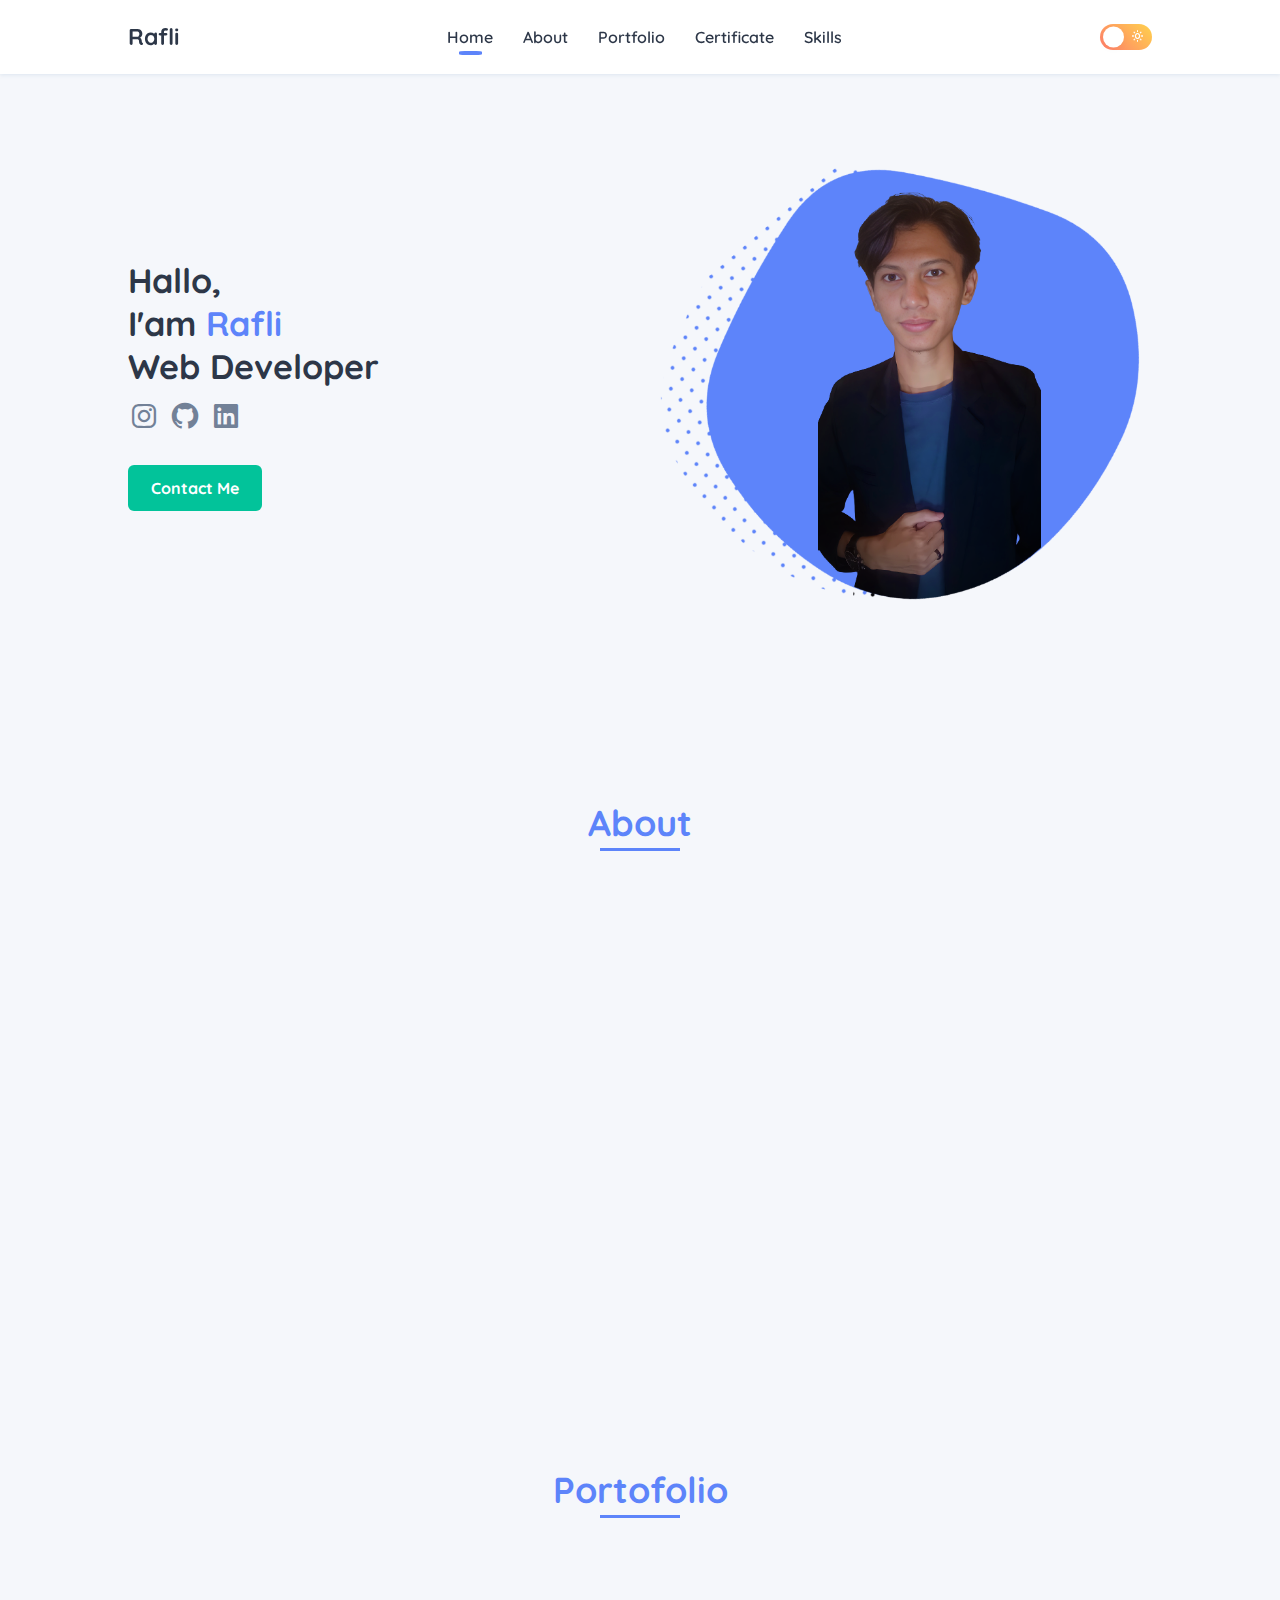
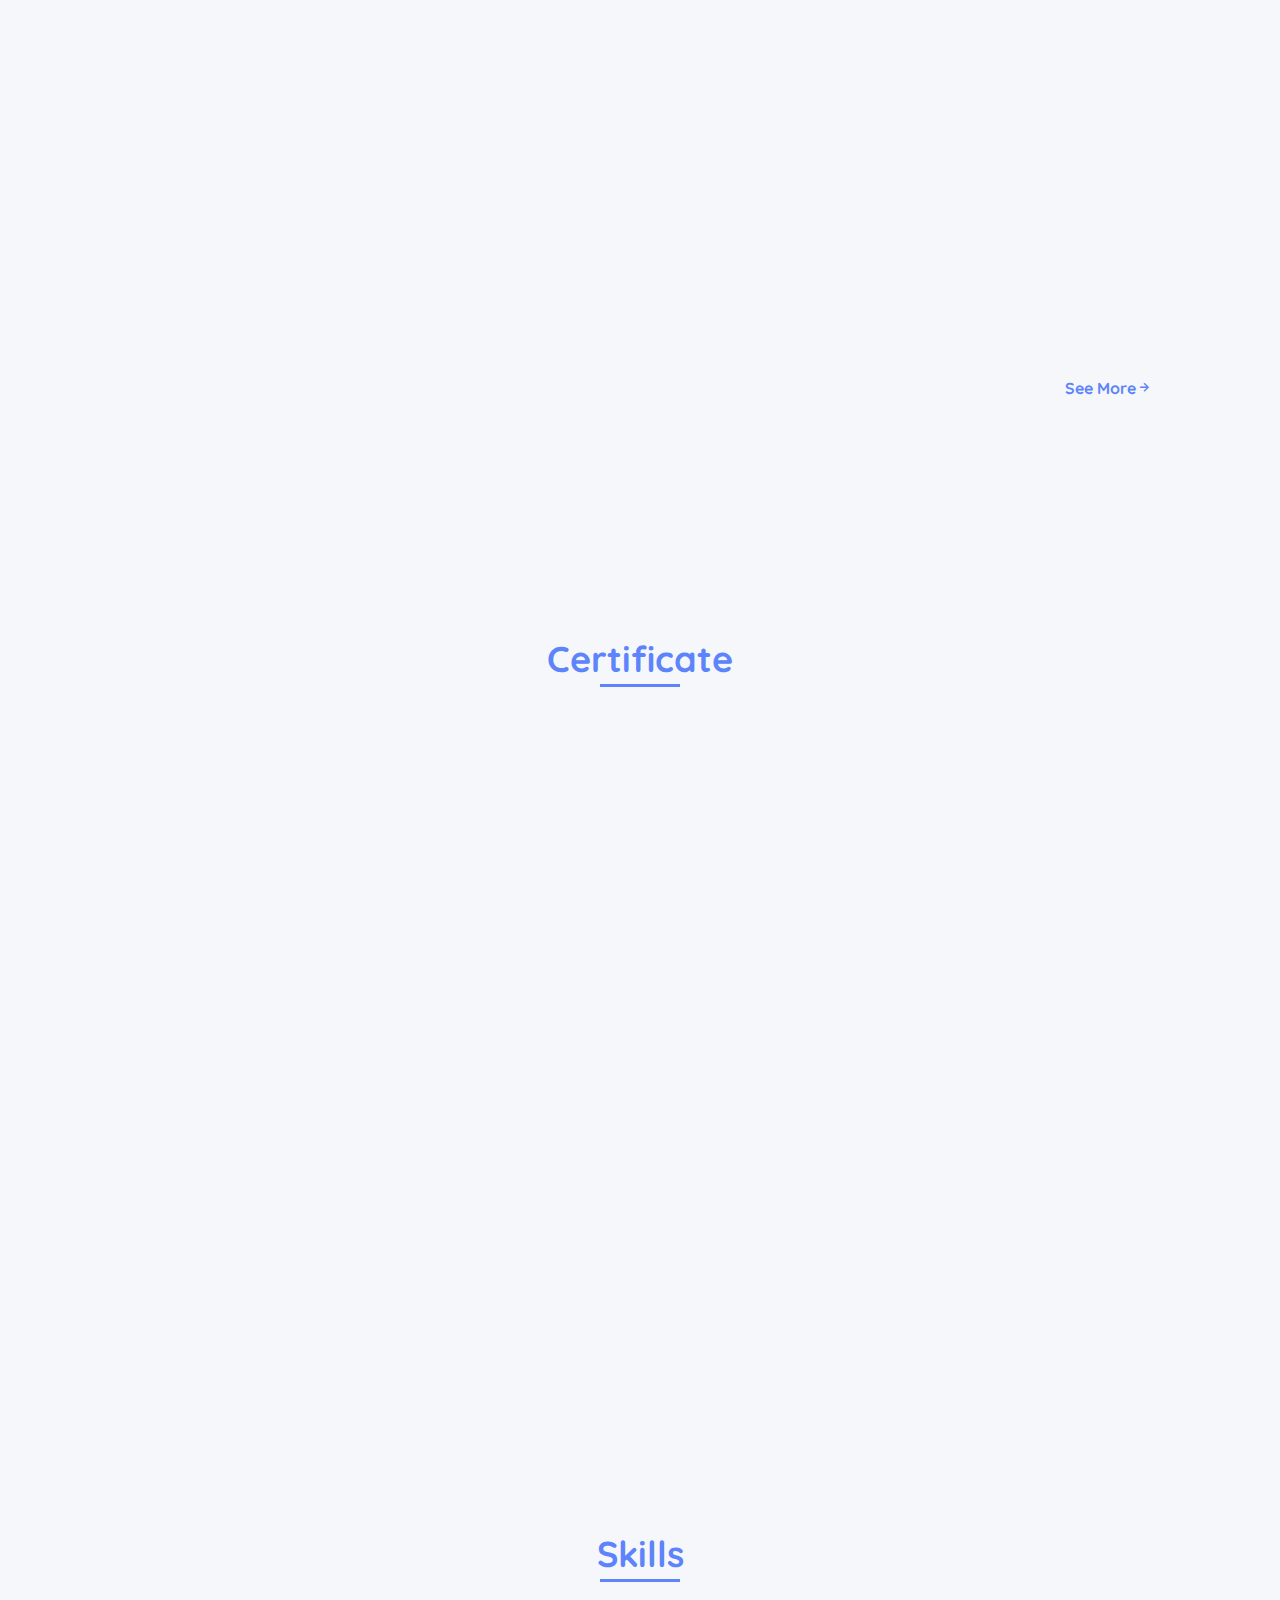
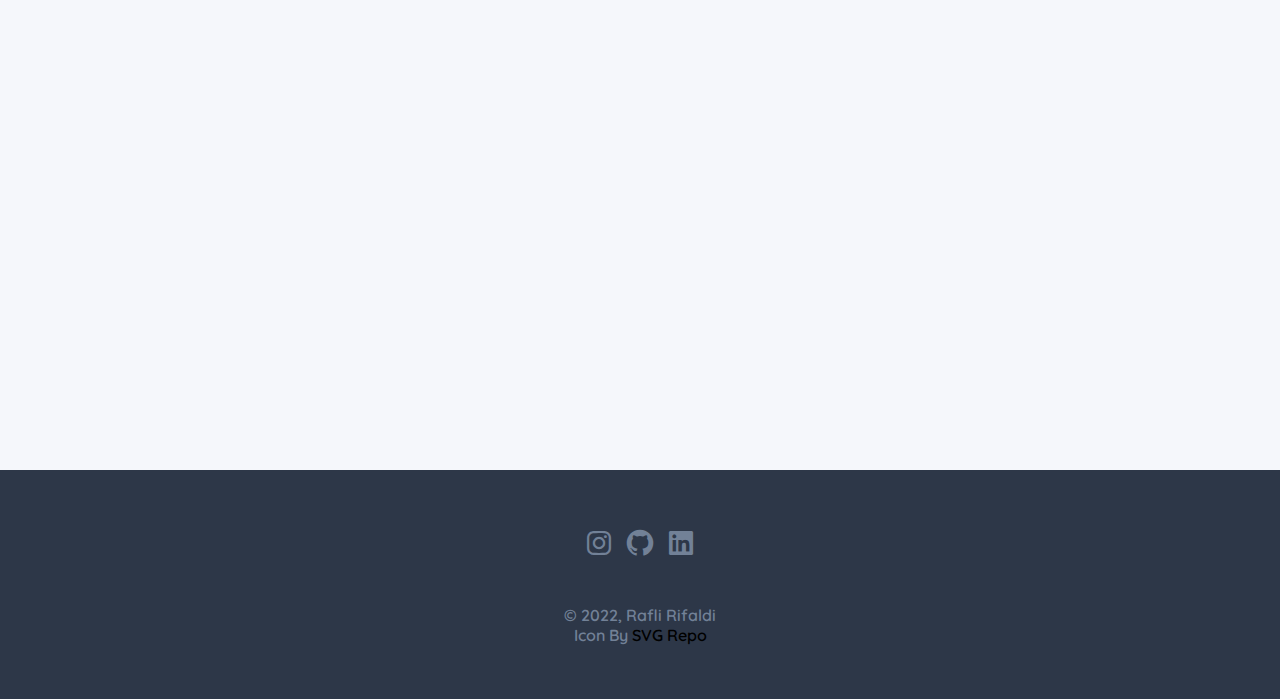
<file: index.html>
<!DOCTYPE html>
<html lang="en">
<head>
    <meta charset="UTF-8">
    <meta name="viewport" content="width=device-width, initial-scale=1.0">
    <link rel="stylesheet" href="assets/style.css">
    <!-- Boxicons CSS -->
    <link href='https://unpkg.com/boxicons@2.1.4/css/boxicons.min.css' rel='stylesheet'>
    <link href="https://unpkg.com/aos@2.3.1/dist/aos.css" rel="stylesheet">
    <title>Portfolio</title>
</head>
<body class="light-theme">
    <header class="header" id="header">
        <nav class="navbar-container b-grid">
            <div>
                <a href="" class="navbar-brand">Rafli</a>
            </div>
            <div class="navbar-menu">
                <ul class="nav-list">
                    <li class="nav-item">
                        <a href="#home" class="link active-link">
                            <i class="bx bx-home nav-icon"></i>
                            <span class="nav-name">Home</span>
                        </a>
                    </li>
                    <li class="nav-item">
                        <a href="#about" class="link">
                            <i class="bx bx-user nav-icon"></i>
                            <span class="nav-name">About</span>
                        </a>
                    </li>
                    <li class="nav-item">
                        <a href="#portofolio" class="link">
                            <i class="bx bx-file nav-icon"></i>
                            <span class="nav-name">Portfolio</span>
                        </a>
                    </li>
                    <li class="nav-item">
                        <a href="#certificate" class="link">
                            <i class="bx bx-certification nav-icon"></i>
                            <span class="nav-name">Certificate</span>
                        </a>
                    </li>
                    <li class="nav-item">
                        <a href="#skills" class="link">
                            <i class="bx bx-book nav-icon"></i>
                            <span class="nav-name">Skills</span>
                        </a>
                    </li>
                    
                </ul>
            </div>
            <button class="theme-btn light">
                <i class='bx bxs-moon'></i>
                <i class='bx bx-sun' ></i>
            </button>
        </nav>
    </header>
    <main>         
        <section class="container-content" id="home">
            <div class="container-home b-grid">
                <div class="content-home">
                    <h1 class="home-title">Hallo, <br>I'am <span class="home-title-color">Rafli</span><br> Web Developer</h1>
                    <div class="icon-bar">
                        <a href="https://www.instagram.com/raflii_ri/">
                            <i class='bx bxl-instagram' ></i>
                        </a>
                        <a href="https://github.com/Rafli-ri" target="_blank">
                            <i class='bx bxl-github' ></i>
                        </a>
                        <a href="https://www.linkedin.com/in/rafli-rifaldi12/" target="_blank">
                            <i class='bx bxl-linkedin-square' ></i>
                        </a>
                    </div>
                    <a href="mailto:raflirifaldi51@gmail.com" class="btn-primary btn-home">Contact Me</a>
                </div>
                
                <div class="img-container">
                    <!-- <svg viewBox="0 0 1000 1000" xmlns="http://www.w3.org/2000/svg"><defs><clipPath id="b"><path fill="currentColor" d="M835 606.5Q713 713 606.5 770T343 820.5Q186 814 138.5 657t1.5-312.5q49-155.5 204.5-171T659 170q159 12 228.5 171T835 606.5Z"/></clipPath><pattern id="a" patternUnits="userSpaceOnUse" width="37.5" height="37.5" viewBox="0 0 100 100" fill="#5d84fa"><circle cx="50" cy="50" r="12.5"/></pattern></defs><path fill="url(#a)" d="M835 606.5Q713 713 606.5 770T343 820.5Q186 814 138.5 657t1.5-312.5q49-155.5 204.5-171T659 170q159 12 228.5 171T835 606.5Z" transform="translate(-60 -60)"/><g clip-path="url(#b)"><path fill="#5d84fa" d="M835 606.5Q713 713 606.5 770T343 820.5Q186 814 138.5 657t1.5-312.5q49-155.5 204.5-171T659 170q159 12 228.5 171T835 606.5Z"/></g></svg> -->
                    <!-- <svg viewBox="0 0 1000 1000" xmlns="http://www.w3.org/2000/svg"><defs><clipPath id="b"><path fill="currentColor" d="M847 657q-33 157-190 199t-332.5 18.5q-175.5-23.5-188-199t38-313Q225 225 362.5 205t303-28q165.5-8 190 157.5T847 657Z"/></clipPath><pattern id="a" patternUnits="userSpaceOnUse" width="25" height="25" viewBox="0 0 100 100" fill="#5d84fa"><circle cx="50" cy="50" r="12.5"/></pattern></defs><path fill="url(#a)" d="M847 657q-33 157-190 199t-332.5 18.5q-175.5-23.5-188-199t38-313Q225 225 362.5 205t303-28q165.5-8 190 157.5T847 657Z" transform="translate(-60 -60)"/><g clip-path="url(#b)"><path fill="#5d84fa" d="M847 657q-33 157-190 199t-332.5 18.5q-175.5-23.5-188-199t38-313Q225 225 362.5 205t303-28q165.5-8 190 157.5T847 657Z"/></g></svg> -->
                    <img class="img-profile" src="img/Group 1.png" alt="">
                    <!-- <div class="shape shape-1"></div> -->
                </div>
            </div>
        </section>

        <!-- About Section -->
        <section class="about section" id="about">
            <h2 class="section-title"> About</h2>
            <div class="container-about b-grid">
                <div class="about-img">
                    <div data-aos="zoom-in-right">
                        <img src="img/img2.jpg" alt="">
                    </div>
                </div>
                <div data-aos="zoom-in-left">
                    <div class="about-title">
                        <h2 class="about-subtitle">Rafli Rifaldi</h2>
                        <p class="text-about">I'm a Bachelor of Computer Science from the University Binaniaga Indonesia majoring in Information Systems with a
                            background in HTML, CSS, Javascript, PHP, MySQL, Codeigniter PHP Framework, and Python. Project experiencce in a
                            Small and Medium Business as Front-end Developer. Currently, I'm seeking an opportunity to continue growing my skill set in
                            the Full-Stack field.</p>
                        <!-- <button>Detail Profile</button> -->
                    </div>
                </div>
            </div>
        </section>

        <section class="portofolio section" id="portofolio">
            <h2 class="section-title">Portofolio</h2>
            <div class="container-portofolio b-grid">
                <div data-aos="zoom-in-up">
                <div class="card-container">
                        <div class="card-head">
                            <img src="img/simasdang.png" alt="" class="card-img">
                            <div class="card-content">
                                <h1 class="card-title">Simasdang</h1>
                                <p class="card-text">Sistem Informasi Sambal Gendang, Adalah aplikasi untuk membantu UMKM dalam memperluas pemasaran dan penjualan</p>
                                <a href="http://simasdang.infinityfreeapp.com/"><button class="btn-primary btn-portofolio">Demo</button></a>
                                <a href="detail.html" class="btn-secondary btn-portofolio">Detail</a>
                            </div>
                        </div>
                        
                    </div>
                </div>
                <a href="" class="see-more">See More<i class='bx bx-right-arrow-alt'></i></a>
            </div>
        </section>

        <section class="certificate section" id="certificate">
            <h2 class="section-title">Certificate</h2>
            <div data-aos="zoom-in-up">
            <div class="container-certificate b-grid">
                <div class="card-container">
                    <div class="card-head">
                        <img src="img/front-end.jpg" alt="" class="card-img">
                        <div class="card-content">
                            <h1 class="card-title">Belajar Membuat Front-End Web untuk Pemula</h1>
                            <p class="card-text">membuat aplikasi front-end web yang interaktif serta memiliki fitur penyimpanan
                                menggunakan web storage.</p>
                           <a href="https://www.dicoding.com/certificates/N9ZO7YN3RZG5" target="_blank"> <button class="btn-primary btn-portofolio">Cek This Out</button></a>
                        </div>
                    </div>
                    <div class="card-head">
                        <img src="img/back-end.jpg" alt="" class="card-img">
                        <div class="card-content">
                            <h1 class="card-title">Belajar Membuat Back-End untuk Pemula</h1>
                            <p class="card-text">membuat RESTful API sederhana untuk mendukung fungsionalitas suatu aplikasi.</p>
                            <a href="https://dicoding.com/certificates/EYX49VRKJPDL" target="_blank"> <button class="btn-primary btn-portofolio">Cek This Out</button></a>
                        </div>
                    </div>
                    <div class="card-head">
                        <img src="img/dasar_javascript.jpg" alt="" class="card-img">
                        <div class="card-content">
                            <h1 class="card-title">Belajar Pemrograman JavaScript</h1>
                            <p class="card-text">menguasai dasar JavaScript untuk pengembangan aplikasi web
                                menggunakan Node.Js</p>
                                <a href="https://www.dicoding.com/certificates/NVP79410OZR0" target="_blank"> <button class="btn-primary btn-portofolio">Cek This Out</button></a>
                        </div>
                    </div>
                </div>
                <a href="certificate.html" target="_blank" class="see-more">See More<i class='bx bx-right-arrow-alt'></i></a>
            </div>
        </div>
        </section>

        <!-- Skill Section -->
        <section class="skil section" id="skills">
            <h2 class="section-title"> Skills</h2>
            <div data-aos="zoom-in-up">
            <div class="container-skill b-grid">
                <div class="col">
                    <img src="img/html-5-svgrepo-com.svg" alt="">
                    <p>HTML</p>
                </div>
                <div class="col">
                    <img src="img/css-3-svgrepo-com.svg" alt="">
                    <p>CSS</p>
                </div>
                <div class="col">
                    <img src="img/javascript-svgrepo-com.svg" alt="">
                     <P>Javascript</P>
                </div>
                <div class="col">
                    <img src="img/reactjs-svgrepo-com.svg" alt="">
                     <P>Reac.JS</P>
                </div>
                <div class="col">
                    <img src="img/nodejs-svgrepo-com.svg" alt="">
                     <P>Node.JS</P>
                </div>
                <div class="col">
                    <img src="img/php-1-logo-svgrepo-com.svg" alt="">
                    <p>PHP</p>
                </div>
                <div class="col">
                    <img src="img/codeigniter-svgrepo-com.svg" alt="">
                    <p>Codeigniter</p>
                </div>
                <div class="col">
                    <img src="img/laravel-svgrepo-com.svg" alt="">
                    <p>Laravel</p>
                </div>
                <div class="col">
                    <img src="img/tailwindcss-icon-svgrepo-com.svg" alt="">
                    <p>Tailwind</p>
                </div>
                <div class="col">
                    <img src="img/bootstrap-4-logo-svgrepo-com.svg" alt="">
                    <p>Bootstrap</p>
                </div>
                <div class="col">
                    <img src="img/python-svgrepo-com.svg" alt="">
                    <P>Python</P>
                </div>
                <div class="col">
                    <img src="img/dart-svgrepo-com.svg" alt="">
                    <p>Dart</p> 
                </div>
                <div class="col">
                    <img src="img/flutter-svgrepo-com.svg" alt="">
                    <p>Flutter</p> 
                </div>
                <div class="col">
                    <img src="img/mysql-logo-svgrepo-com.svg" alt="">
                    <p>MySQL</p>
                </div>
                <div class="col">
                    <img src="img/git-svgrepo-com.svg" alt="">
                    <p>GIT</p>
                </div>
                <div class="col">
                    <img src="img/api-interface-svgrepo-com.svg" alt="">
                    <p>Rest-API</p>
                </div>
                <div class="col">
                    <img src="img/figma-svgrepo-com.svg" alt="">
                    <p>Figma</p>
                </div>
                <div class="col">
                    <img src="img/tableau-icon-svgrepo-com.svg" alt="">
                    <p>Tableau</p>
                </div>
                <div class="col">
                    <img src="img/pandas-svgrepo-com.svg" alt="">
                    <p>Pandas</p>
                </div>
                <div class="col">
                    <img src="img/numpy-svgrepo-com.svg" alt="">
                    <p>Numpy</p>
                </div>
                <div class="col">
                    <img src="img/excel-svgrepo-com.svg" alt="">
                    <p>Excel</p>
                </div>
            </div>
        </div>
        </section>
    </main>
    <footer>
        <div class="icon-bar">
            <a href="https://www.instagram.com/raflii_ri/">
                <i class='bx bxl-instagram' ></i>
            </a>
            <a href="https://github.com/Rafli-ri" target="_blank">
                <i class='bx bxl-github' ></i>
            </a>
            <a href="https://www.linkedin.com/in/rafli-rifaldi12/" target="_blank">
                <i class='bx bxl-linkedin-square' ></i>
            </a>
        </div>
        <span>&#169; 2022, Rafli Rifaldi</span><br>
       <span>Icon By  <a href="https://www.svgrepo.com" target="_blank">SVG Repo</a></span>
    </footer>
    <script src="https://unpkg.com/aos@2.3.1/dist/aos.js"></script>
    <script>
        AOS.init();
    </script>
    <script src="./assets/main.js"></script>
</body>
</html>
</file>
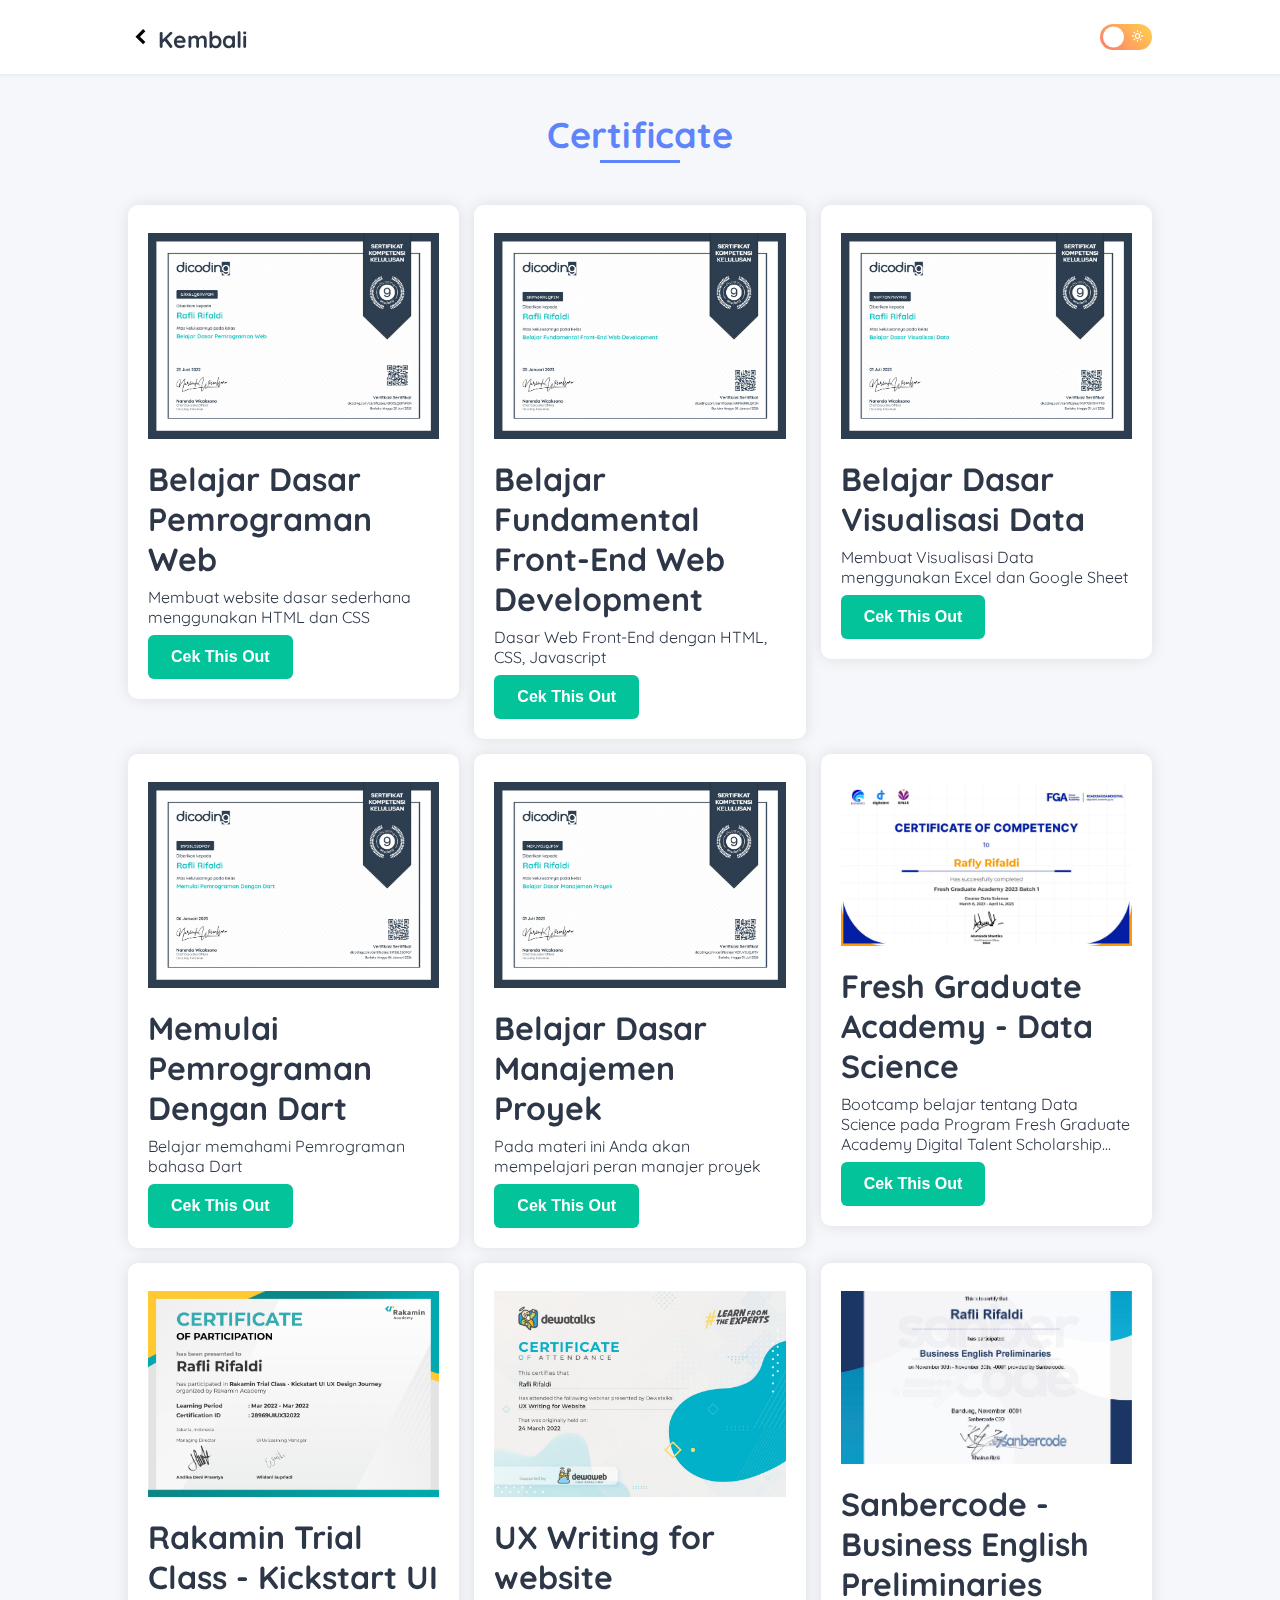
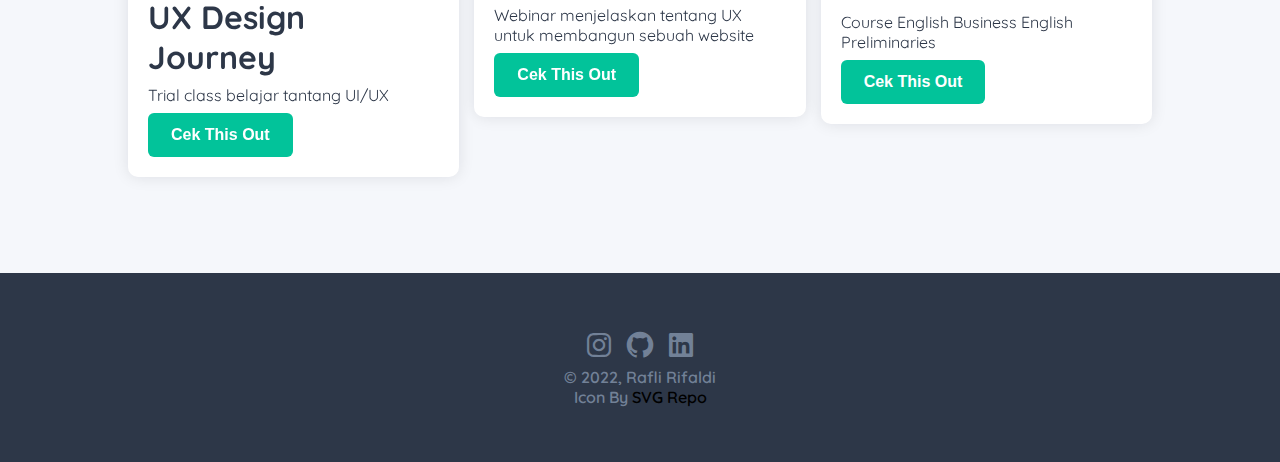
<file: certificate.html>
<!DOCTYPE html>
<html lang="en">
<head>
    <meta charset="UTF-8">
    <meta name="viewport" content="width=device-width, initial-scale=1.0">
    <link rel="stylesheet" href="assets/style.css">
    <!-- Boxicons CSS -->
    <link href='https://unpkg.com/boxicons@2.1.4/css/boxicons.min.css' rel='stylesheet'>
    <link href="https://unpkg.com/aos@2.3.1/dist/aos.css" rel="stylesheet">
    <title>Portfolio</title>
</head>
<body class="light-theme">
    <header class="header" id="header">
        <nav class="navbar-container b-grid">
            <div>
                <i class='bx bxs-chevron-left kembali-icon'></i>
                <a href="./index.html" class="navbar-brand">Kembali</a>
            </div>
            
            <button class="theme-btn light">
                <i class='bx bxs-moon'></i>
                <i class='bx bx-sun' ></i>
            </button>
        </nav>
    </header>
    <main>         

        <section class="certificate section" id="certificate">
            <h2 class="section-title">Certificate</h2>
            <div data-aos="zoom-in-up">
            <div class="container-certificate b-grid">
                <div class="card-container-certificate">
                    <div class="card-head-certificate">
                        <img src="img/belajar-dasar-pemrograman-web.jpg" alt="" class="card-img">
                        <div class="card-content">
                            <h1 class="card-title">Belajar Dasar Pemrograman Web</h1>
                            <p class="card-text">Membuat website dasar sederhana menggunakan HTML dan CSS</p>
                           <a href="https://www.dicoding.com/certificates/GRX5LQ0RVP0M" target="_blank"> <button class="btn-primary btn-portofolio">Cek This Out</button></a>
                        </div>
                    </div>
                    <div class="card-head-certificate">
                        <img src="img/front-end-dasar.jpg" alt="" class="card-img">
                        <div class="card-content">
                            <h1 class="card-title">Belajar Fundamental Front-End Web Development</h1>
                            <p class="card-text">Dasar Web Front-End dengan HTML, CSS, Javascript</p>
                           <a href="https://www.dicoding.com/certificates/6RPN6RRLQP2M" target="_blank"> <button class="btn-primary btn-portofolio">Cek This Out</button></a>
                        </div>
                    </div>
                    <div class="card-head-certificate">
                        <img src="img/dasar-visual-data.jpg" alt="" class="card-img">
                        <div class="card-content">
                            <h1 class="card-title">Belajar Dasar Visualisasi Data</h1>
                            <p class="card-text">Membuat Visualisasi Data menggunakan Excel dan Google Sheet</p>
                            <a href="https://dicoding.com/certificates/NVP7ON7NVPR0" target="_blank"> <button class="btn-primary btn-portofolio">Cek This Out</button></a>
                        </div>
                    </div>
                    <div class="card-head-certificate">
                        <img src="img/dart.jpg" alt="" class="card-img">
                        <div class="card-content">
                            <h1 class="card-title">Memulai Pemrograman Dengan Dart</h1>
                            <p class="card-text">Belajar memahami Pemrograman bahasa Dart</p>
                                <a href="https://www.dicoding.com/certificates/81P28L52OPOY" target="_blank"> <button class="btn-primary btn-portofolio">Cek This Out</button></a>
                        </div>
                    </div>
                    <div class="card-head-certificate">
                        <img src="img/manajement-proyek.jpg" alt="" class="card-img">
                        <div class="card-content">
                            <h1 class="card-title">Belajar Dasar Manajemen Proyek</h1>
                            <p class="card-text">Pada materi ini Anda akan mempelajari peran manajer proyek</p>
                                <a href="https://www.dicoding.com/certificates/MEPJVOJQJP3V" target="_blank"> <button class="btn-primary btn-portofolio">Cek This Out</button></a>
                        </div>
                    </div>
                    <div class="card-head-certificate">
                        <img src="img/data-science.jpg" alt="" class="card-img">
                        <div class="card-content">
                            <h1 class="card-title">Fresh Graduate Academy - Data Science</h1>
                            <p class="card-text">Bootcamp belajar tentang Data Science pada Program Fresh Graduate Academy
                                Digital Talent Scholarship 2023</p>
                                <a href="https://digitalent.kominfo.go.id/cek-sertifikat?registrasi=1955627840-335" target="_blank"> <button class="btn-primary btn-portofolio">Cek This Out</button></a>
                        </div>
                    </div>
                    <div class="card-head-certificate">
                        <img src="img/rakamin-uiux.jpg" alt="" class="card-img">
                        <div class="card-content">
                            <h1 class="card-title">Rakamin Trial Class - Kickstart UI UX Design Journey</h1>
                            <p class="card-text">Trial class belajar tantang UI/UX </p>
                                <a href="" target="_blank"> <button class="btn-primary btn-portofolio">Cek This Out</button></a>
                        </div>
                    </div>
                    <div class="card-head-certificate">
                        <img src="img/ux-website.jpg" alt="" class="card-img">
                        <div class="card-content">
                            <h1 class="card-title">UX Writing for website</h1>
                            <p class="card-text">Webinar menjelaskan tentang UX untuk membangun sebuah website </p>
                                <a href="" target="_blank"> <button class="btn-primary btn-portofolio">Cek This Out</button></a>
                        </div>
                    </div>
                    <div class="card-head-certificate">
                        <img src="img/english.jpg" alt="" class="card-img">
                        <div class="card-content">
                            <h1 class="card-title">Sanbercode - Business English Preliminaries</h1>
                            <p class="card-text">Course English Business English Preliminaries </p>
                                <a href="https://sanbercode.com/sertifikat/generate/1610d8cb-56d1-46d7-8340-9486ee66203e" target="_blank"> <button class="btn-primary btn-portofolio">Cek This Out</button></a>
                        </div>
                    </div>

                    
                </div>
            </div>
        </div>
        </section>

        <!-- Skill Section -->
        
    </main>
    <footer>
        <div class="footer-social">
            <a href="https://www.instagram.com/raflii_ri/">
                <i class='bx bxl-instagram' ></i>
            </a>
            <a href="https://github.com/Rafli-ri" target="_blank">
                <i class='bx bxl-github' ></i>
            </a>
            <a href="https://www.linkedin.com/in/rafli-rifaldi12/" target="_blank">
                <i class='bx bxl-linkedin-square' ></i>
            </a>
        </div>
        <span>&#169; 2022, Rafli Rifaldi</span><br>
       <span>Icon By  <a href="https://www.svgrepo.com" target="_blank">SVG Repo</a></span>
    </footer>
    <script src="https://unpkg.com/aos@2.3.1/dist/aos.js"></script>
    <script>
        AOS.init();
    </script>
    <script src="./assets/main.js"></script>
</body>
</html>
</file>
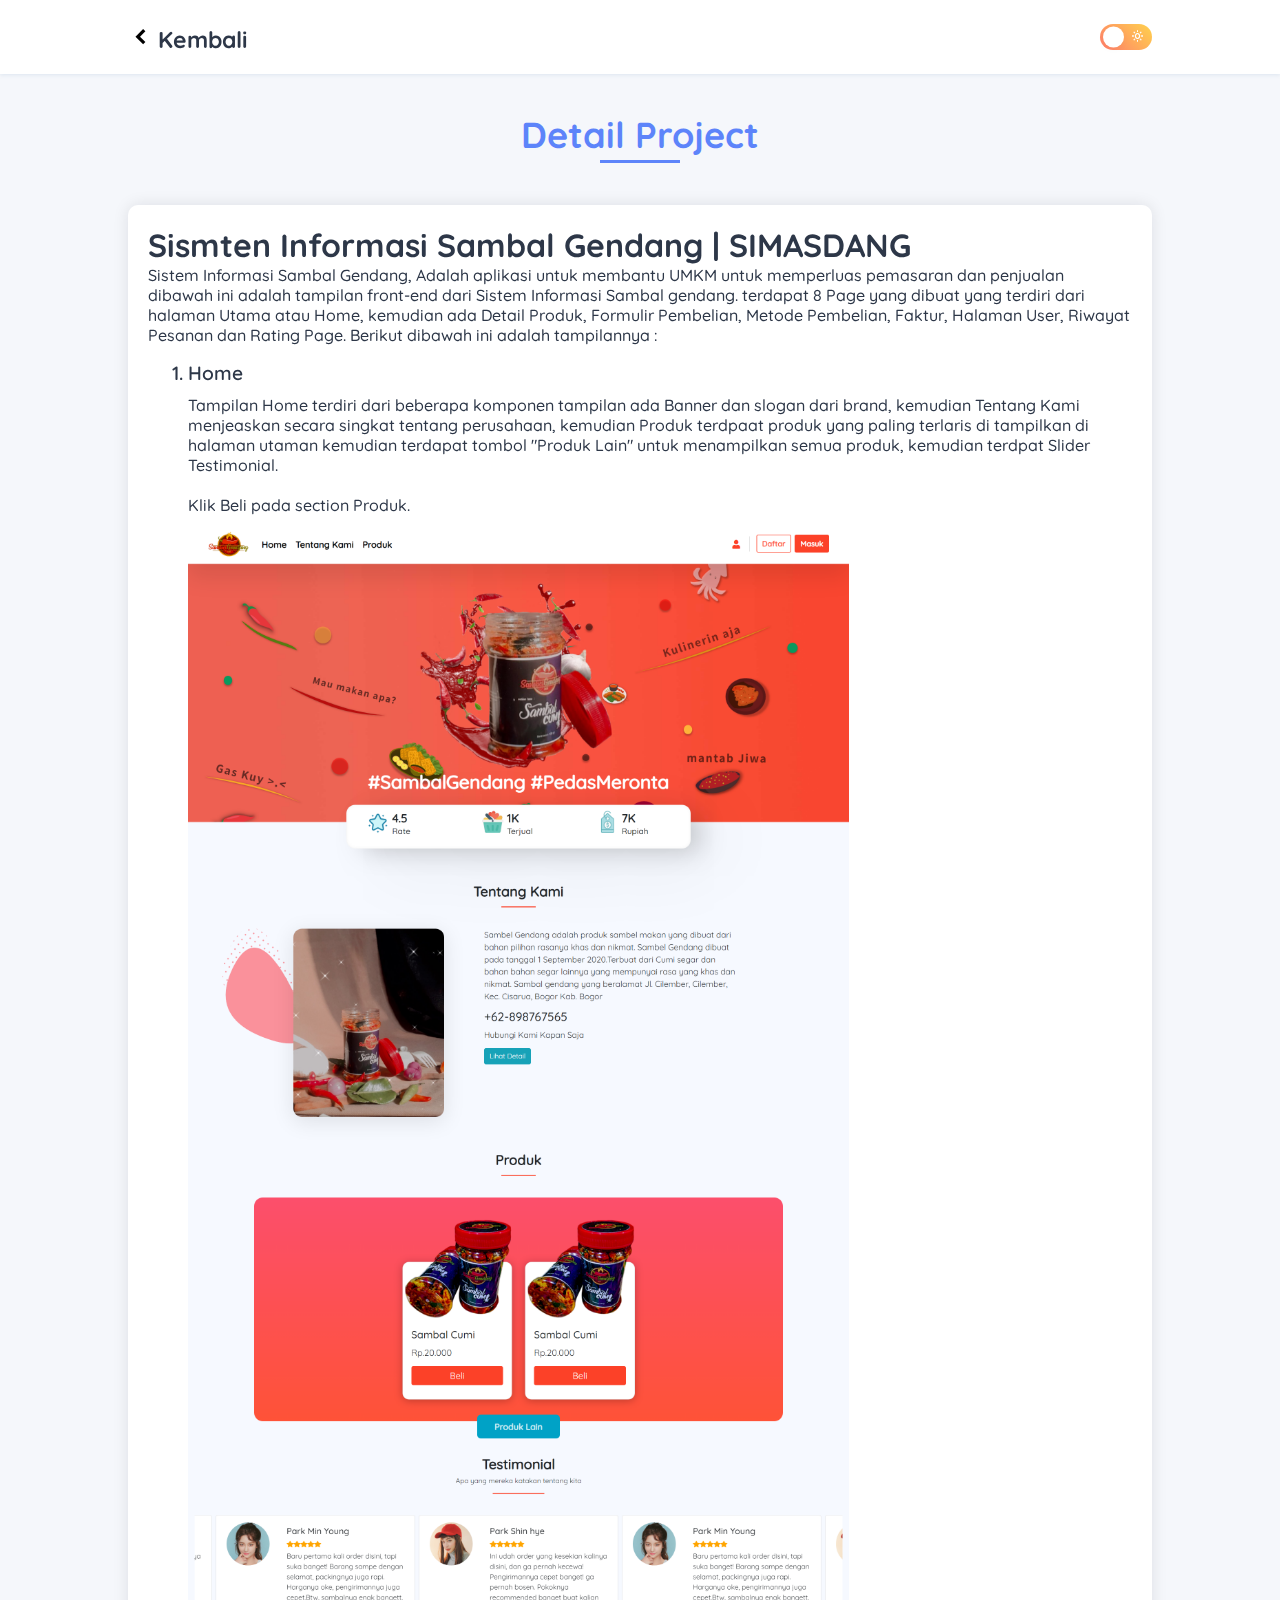
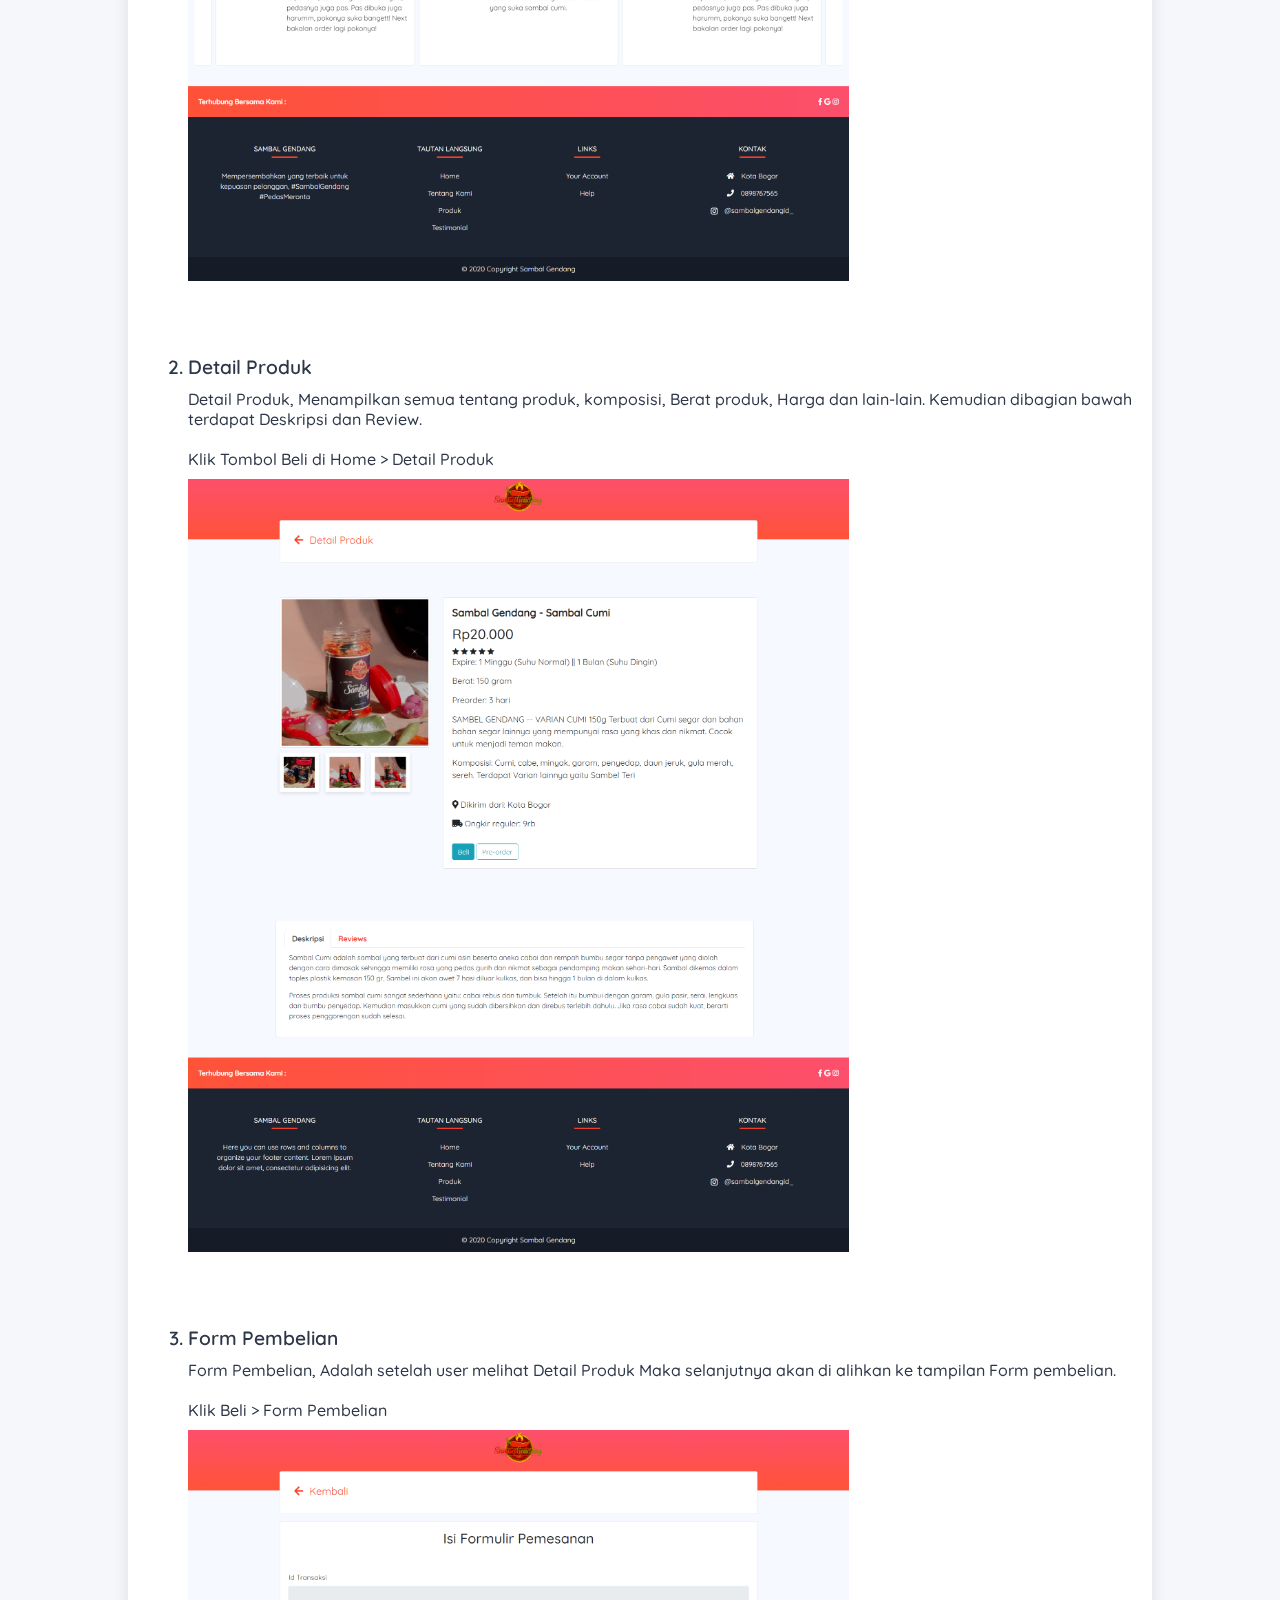
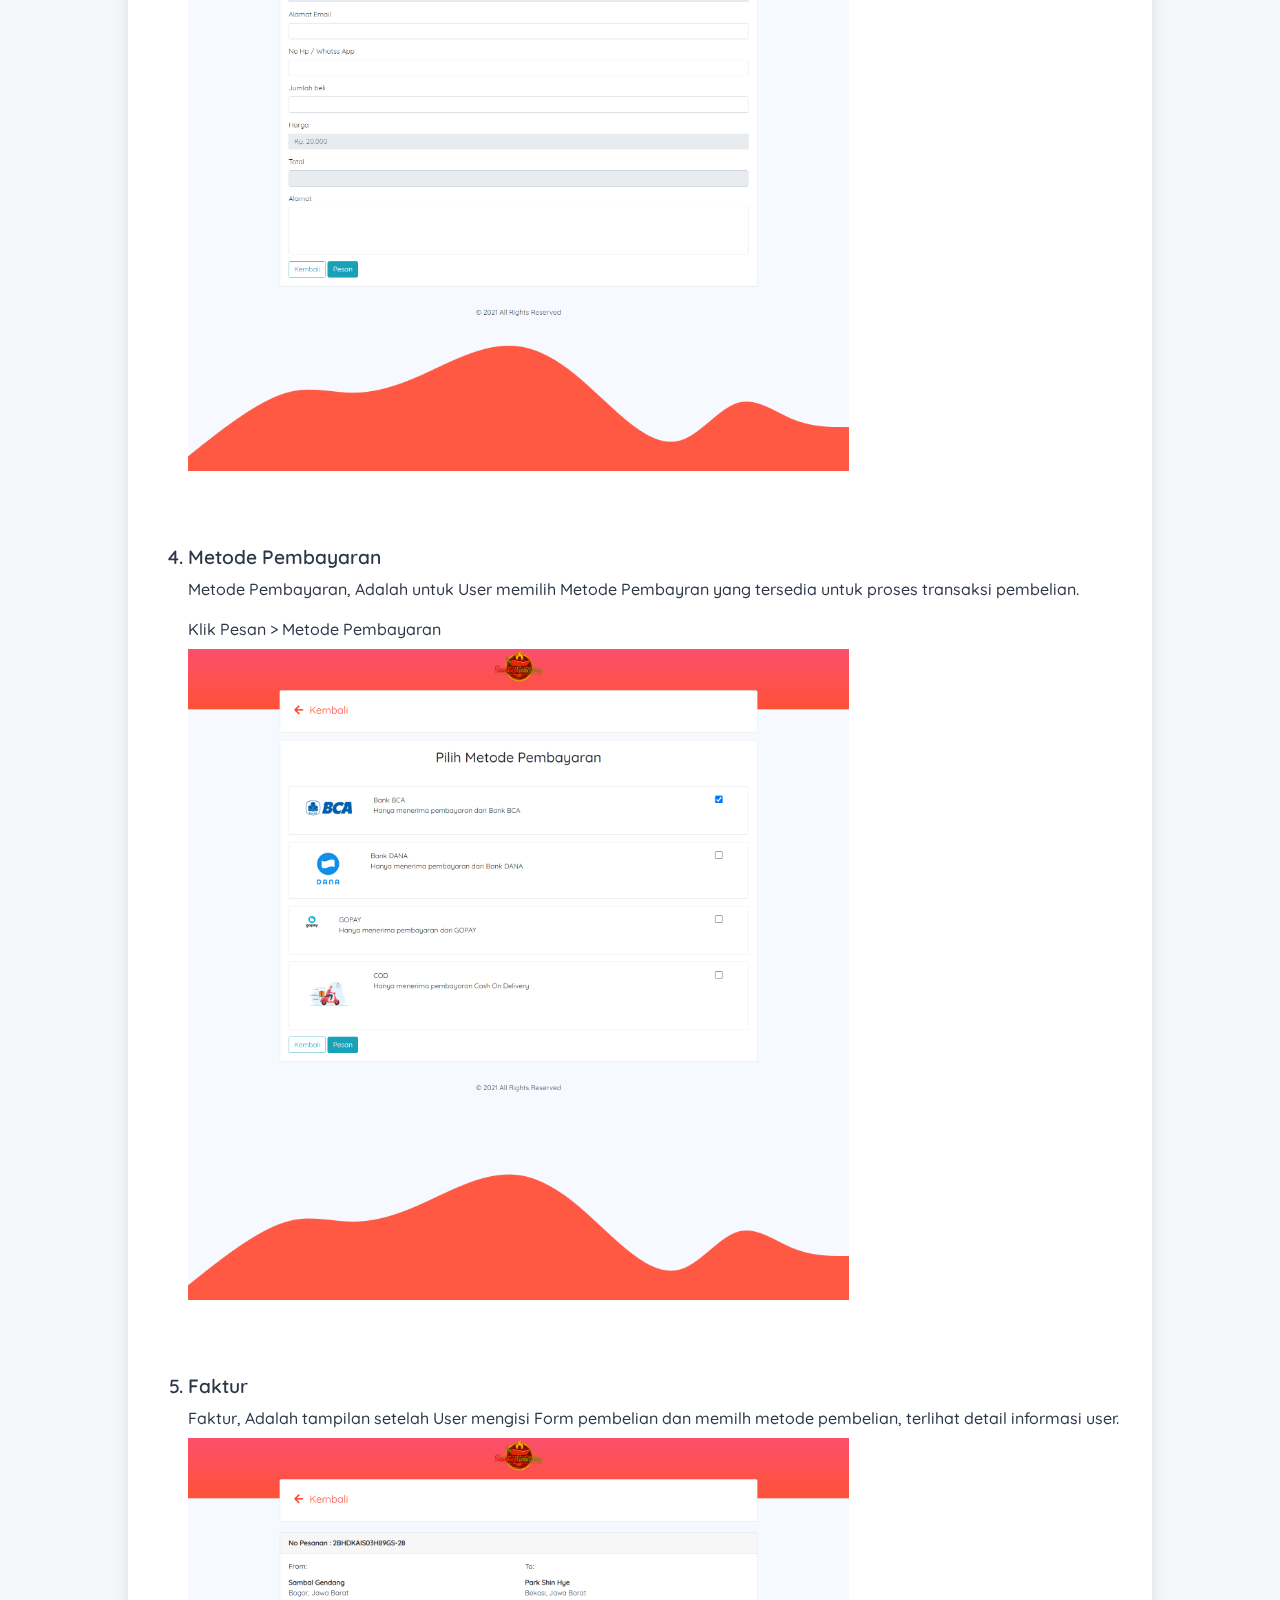
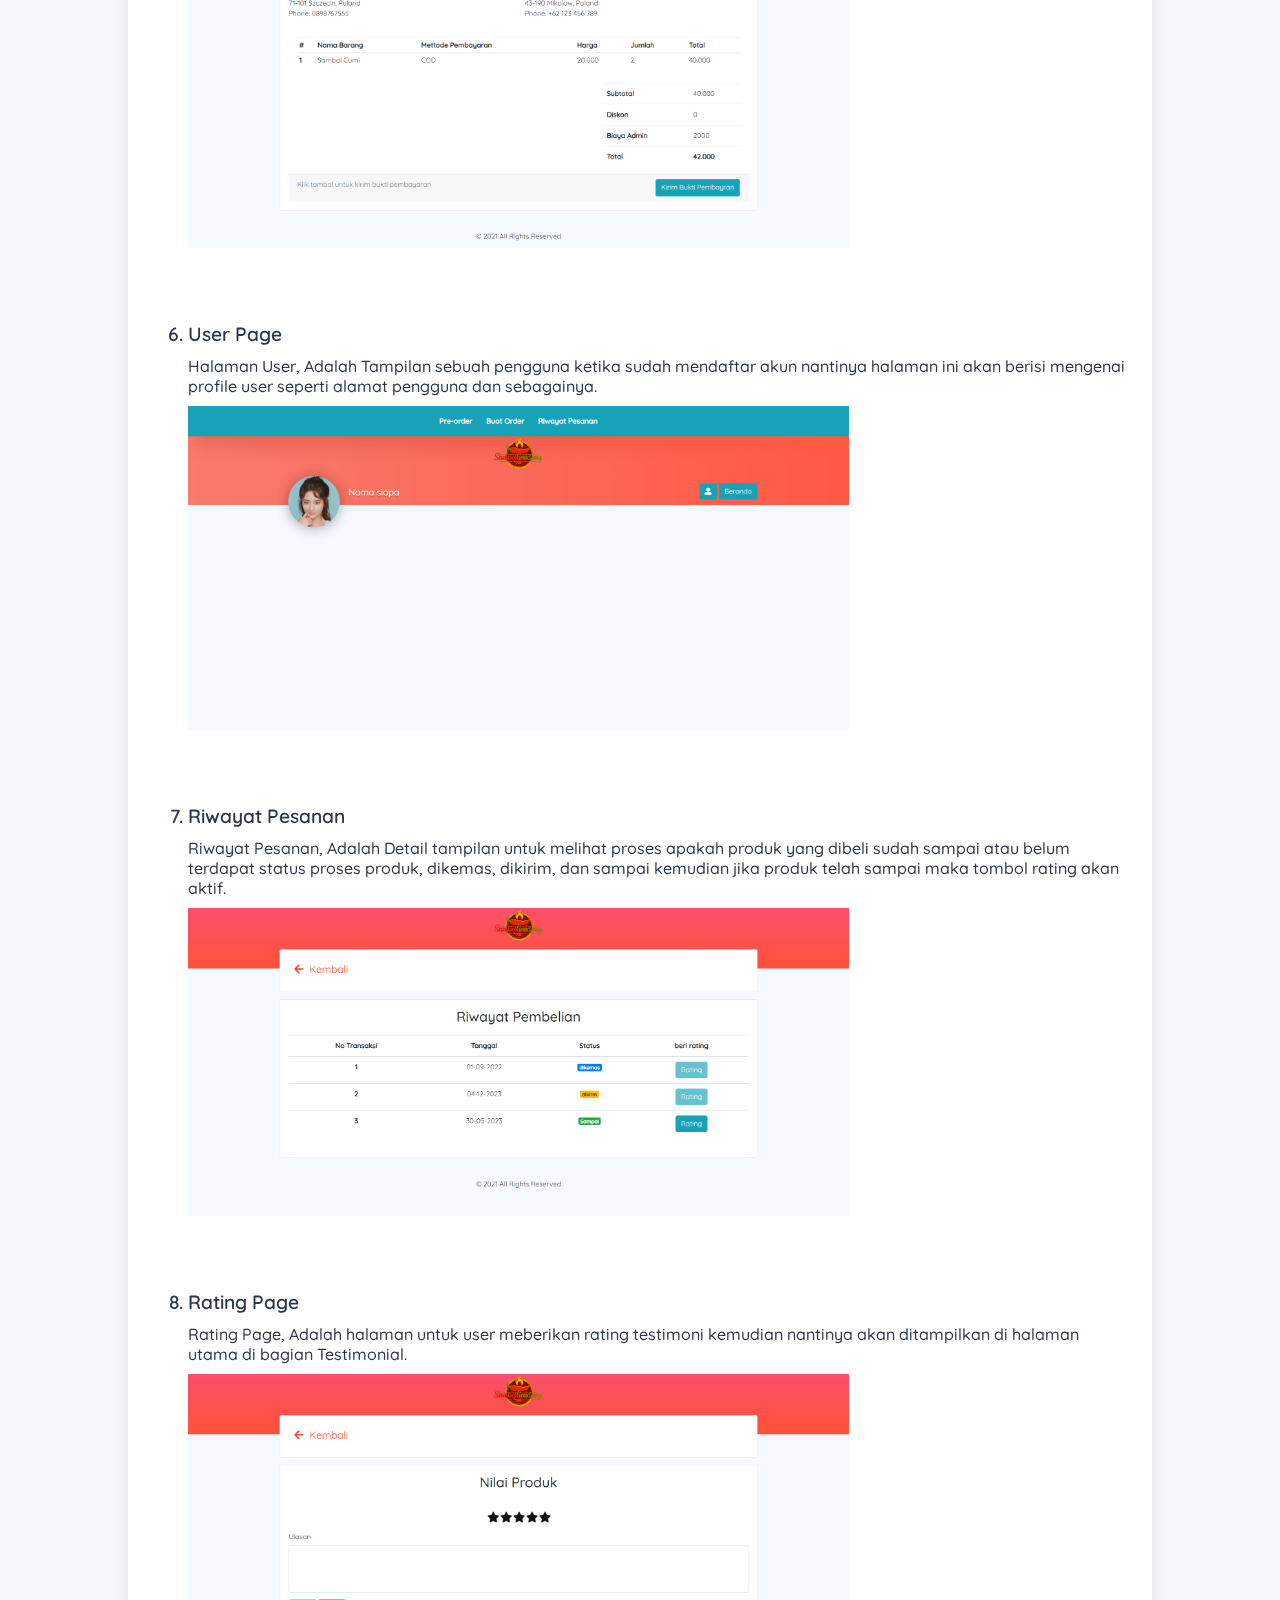
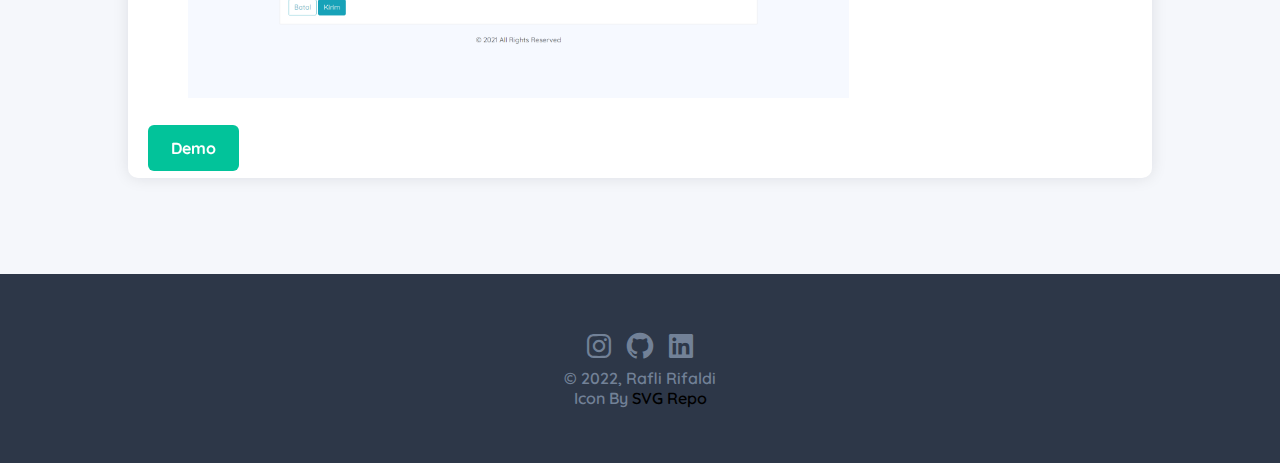
<file: detail.html>
<!DOCTYPE html>
<html lang="en">
<head>
    <meta charset="UTF-8">
    <meta name="viewport" content="width=device-width, initial-scale=1.0">
    <link rel="stylesheet" href="assets/style.css">
    <!-- Boxicons CSS -->
    <link href='https://unpkg.com/boxicons@2.1.4/css/boxicons.min.css' rel='stylesheet'>
    <link href="https://unpkg.com/aos@2.3.1/dist/aos.css" rel="stylesheet">
    <title>Portfolio</title>
</head>
<body class="light-theme">
    <header class="header" id="header">
        <nav class="navbar-container b-grid">
            <div>
                <i class='bx bxs-chevron-left kembali-icon'></i>
                <a href="./index.html" class="navbar-brand">Kembali</a>
            </div>
            
            <button class="theme-btn light">
                <i class='bx bxs-moon'></i>
                <i class='bx bx-sun' ></i>
            </button>
        </nav>
    </header>
    <main>         

        <section class="certificate section" id="certificate">
            <h2 class="section-title">Detail Project</h2>
            <div data-aos="zoom-in-up">
            <div class="container-certificate b-grid">
                <div class="card-container">
                    <div class="card-content-detail">
                        <h1>Sismten Informasi Sambal Gendang | SIMASDANG</h1>
                        <span class="deskripsi-produk">Sistem Informasi Sambal Gendang, Adalah aplikasi untuk membantu UMKM untuk memperluas pemasaran dan penjualan dibawah ini adalah tampilan front-end dari Sistem Informasi Sambal gendang. terdapat 8 Page yang dibuat yang terdiri dari halaman Utama atau Home, kemudian ada Detail Produk, Formulir Pembelian, Metode Pembelian, Faktur, Halaman User, Riwayat Pesanan dan Rating Page. Berikut dibawah ini adalah tampilannya :</span>
                        <ol type="1" class="list-content-detail">
                            <li class="no-head">Home</li>
                            <span class="deskripsi-produk">Tampilan Home terdiri dari beberapa komponen tampilan ada Banner dan slogan dari brand, kemudian Tentang Kami menjeaskan secara singkat tentang perusahaan, kemudian Produk terdpaat produk yang paling terlaris di tampilkan di halaman utaman kemudian terdapat tombol "Produk Lain" untuk menampilkan semua produk, kemudian terdpat Slider Testimonial.</span>
                            <span class="deskripsi-produk">Klik Beli pada section Produk.</span>
                            <div class="image-detail">
                                <img src="img/home.png" alt="">
                            </div>

                            <li class="no-head">Detail Produk</li>
                            <span class="deskripsi-produk">Detail Produk, Menampilkan semua tentang produk, komposisi, Berat produk, Harga dan lain-lain. Kemudian dibagian bawah terdapat Deskripsi dan Review. </span>
                            <span class="deskripsi-produk"> Klik Tombol Beli di Home > Detail Produk</span>
                            <div class="image-detail">
                                <img src="img/Detail-produk.png" alt="">
                            </div>

                            <li class="no-head">Form Pembelian</li>
                            <span class="deskripsi-produk">Form Pembelian, Adalah setelah user melihat Detail Produk Maka selanjutnya akan di alihkan ke tampilan Form pembelian.</span>
                            <span class="deskripsi-produk">Klik Beli > Form Pembelian</span>
                            <div class="image-detail">
                                <img src="img/form.png" alt="">
                            </div>

                            <li class="no-head">Metode Pembayaran</li>
                            <span class="deskripsi-produk">Metode Pembayaran, Adalah untuk User memilih Metode Pembayran yang tersedia untuk proses transaksi pembelian.</span>
                            <span class="deskripsi-produk">Klik Pesan > Metode Pembayaran</span>
                            <div class="image-detail">
                                <img src="img/metode-pembelian.png" alt="">
                            </div>

                            <li class="no-head">Faktur</li>
                            <span class="deskripsi-produk">Faktur, Adalah tampilan setelah User mengisi Form pembelian dan memilh metode pembelian, terlihat detail informasi user. </span>
                            <span></span>
                            <div class="image-detail">
                                <img src="img/faktur.png" alt="">
                            </div>
                            <li class="no-head">User Page</li>
                            <span class="deskripsi-produk">Halaman User, Adalah Tampilan sebuah pengguna ketika sudah mendaftar akun nantinya halaman ini akan berisi mengenai profile user seperti alamat pengguna dan sebagainya.</span>
                            <div class="image-detail">
                                <img src="img/user.png" alt="">
                            </div>
                            <li class="no-head">Riwayat Pesanan</li>
                            <span class="deskripsi-produk">Riwayat Pesanan, Adalah Detail tampilan untuk melihat proses apakah produk yang dibeli sudah sampai atau belum terdapat status proses produk, dikemas, dikirim, dan sampai kemudian jika produk telah sampai maka tombol rating akan aktif.</span>
                            <div class="image-detail">
                                <img src="img/riwayat-pesanan.png" alt="">
                            </div>
                            <li class="no-head">Rating Page</li>
                            <span class="deskripsi-produk">Rating Page, Adalah halaman untuk user meberikan rating testimoni kemudian nantinya akan ditampilkan di halaman utama di bagian Testimonial.</span>
                            <div class="image-detail">
                                <img src="img/Rating.png" alt="">
                            </div>
                        </ol><br>
                        <a href="" class="btn-primary btn-portofolio">Demo</a>
                    </div> 
                </div>      
                  
            </div>
        </div>
        </section>

        <!-- Skill Section -->
        
    </main>
    <footer>
        <div class="footer-social">
            <a href="https://www.instagram.com/raflii_ri/" target="_blank">
                <i class='bx bxl-instagram' ></i>
            </a>
            <a href="https://github.com/Rafli-ri" target="_blank">
                <i class='bx bxl-github' ></i>
            </a>
            <a href="https://www.linkedin.com/in/rafli-rifaldi12/" target="_blank">
                <i class='bx bxl-linkedin-square' ></i>
            </a>
        </div>
        <span>&#169; 2022, Rafli Rifaldi</span><br>
       <span>Icon By  <a href="https://www.svgrepo.com" target="_blank">SVG Repo</a></span>
    </footer>
    <script src="https://unpkg.com/aos@2.3.1/dist/aos.js"></script>
    <script>
        AOS.init();
    </script>
    <script src="./assets/main.js"></script>
</body>
</html>
</file>
<file: assets/style.css>
@import url('https://fonts.googleapis.com/css2?family=Quicksand:wght@300;400;500;600;700&display=swap');
.light-theme{
    --background-primary:rgba(237, 241, 248, 0.57);
    --background-secondary:hsl(0, 0%, 100%);
    --primary-color: #5d84fa;
    --secondary-color:#02c39a;
    --ternary-color:#7bdff2;

    --foreground-primary: hsl(218, 23%, 23%);
    --foreground-secondary: hsl(216, 15%, 52%);
    --foreground-tertiary: hsl(214, 20%, 69%);
}

.dark-theme{
    --background-primary:hsl(220, 26%, 14%);
    --background-secondary:hsl(218, 23%, 23%);
    --primary-color: #5d84fa;
    --secondary-color:#02c39a;
    --ternary-color:#7bdff2;

    --foreground-primary: hsl(211, 25%, 84%);
    --foreground-secondary: hsl(210, 38%, 95%);
    --foreground-tertiary: hsl(214, 20%, 69%);

    background-color: var(--background-primary);
}

*, ::before, ::after {
    box-sizing: border-box;
    /* border: 1px black solid; */
}

:root{
    /* --primary-color: #02c39a; */
    --primary-color: #5d84fa;
    --secondary-color:#02c39a;
    --ternary-color:#7bdff2;
}


html{
    scroll-behavior: smooth;
}

body{
    margin: 0;
    padding: 0;
    font-family: 'Quicksand', Arial, Helvetica, sans-serif;
    background-color: rgba(237, 241, 248, 0.57);

}

::-webkit-scrollbar{
    width: 16px;
}

::-webkit-scrollbar-thumb{
    background: var(--primary-color);
    border-radius: 20px;
    -webkit-border-radius: 20px;
    -moz-border-radius: 20px;
    -ms-border-radius: 20px;
    -o-border-radius: 20px;
    border: 2px solid var(--background-primary);
}

::-webkit-scrollbar-track{
    background: var(--background-secondary);
}


h1, h2, p, .navbar-brand {
    margin: 0;
    color: var(--foreground-primary);
  }

img {
    max-width: 100%;
    height: auto;
}
.img-profile{
    max-width: 100%;
    width: 500px;
    height: auto;
}
.img-container svg{

    position: absolute;
    z-index: -1;
    width: 500px;
    height: 100%;
    top: 30%;
    transform: translate(-50px, -42%) rotate(-20deg);
    -webkit-transform: translate(-50px, -42%) rotate(-20deg);
    -moz-transform: translate(-50px, -42%) rotate(-20deg);
    -ms-transform: translate(-50px, -42%) rotate(-20deg);
    -o-transform: translate(-50px, -42%) rotate(-20deg);
}

.icon-bar {
    /* padding: 20px 0; */
    margin: 0 0 40px;
}

.icon-bar a{
    font-size: 2rem;
    color: var(--foreground-secondary);
}

/* Layout */
.b-grid {
    max-width: 1024px;
    display: grid;
    margin-left: 2rem;
    margin-right: 2rem;
}

/* Layout */

.navbar-container  {
  height: 4.6rem;
  display: flex;
  justify-content: space-between;
  align-items: center;
}

.nav-name{
    color: var(--foreground-primary);
}
.nav-name:hover{
    color: var(--primary-color);
}

.active-link{
    color: var(--primary-color);
}



.header{
    top: 0;
    left: 0;
    position: fixed;
    z-index: 99;
    width: 100%;
    background-color: var(--background-secondary);
    box-shadow: 0 1px 4px rgba(97, 136, 175, 0.153);
}

.section {
    padding: 6rem 0;
}
/* .container-content{
    background-color: white;
} */
.container-home{
    display: flex;
    justify-content: space-between;
    align-items: center;
}

.btn-primary{
  padding: 13px 23px;
  font-weight: 700;
  font-size: 1rem;
  color: white;
  background-color: var(--secondary-color);
  border: none;
  cursor: pointer;
  transition: .4s;
  border-radius: 6px;
  -webkit-border-radius: 6px;
  -moz-border-radius: 6px;
  -ms-border-radius: 6px;
  -o-border-radius: 6px;
  -webkit-transition: .4s;
  -moz-transition: .4s;
  -ms-transition: .4s;
  -o-transition: .4s;
}

.btn-primary:hover {
    box-shadow: 0px 10px 36px rgba(42, 85, 135, 0.296);
}

.btn-secondary{
    padding: 13px 23px;
    font-weight: 700;
    font-size: 1rem;
    color: var(--secondary-color);
    background-color: var(--background-secondary);
    border: 1px solid var(--secondary-color);
    cursor: pointer;
    transition: .4s;
    border-radius: 6px;
}

.btn-secondary:hover{
    box-shadow: 0px 10px 15px rgba(42, 85, 135, 0.296);
}

ul{
    list-style: none;
    display: flex;
}

li{
    flex-direction: column;
    align-items: center;
    margin-right: 30px;
}
a {
    text-decoration: none;
    font-size: 1rem;
    color: black;
}

.navbar-brand{
    font-weight: 700;
    font-size: 23px;
}


/* Content */
.container-content{
    padding: 150px 0 80px;
}

.home-title{
    font-size: 34px;
    margin: 0 0 10px;
}

.home-title-color{
    color: var(--primary-color);
}

/* Aboutt */
.section-title {
    position: relative;
    font-size: 2.25rem;
    color: var(--primary-color);
    margin-top: 1rem;
    margin-bottom: 3rem;
    text-align: center;
  }
  
.section-title::after {
    position: absolute;
    content: '';
    width: 64px;
    height: 0.18rem;
    left: 0;
    right: 0;
    margin: auto;
    top: 2.8rem;
    background-color: var(--primary-color);
  }
  
.about-img img {
    width: 200px;
    border-radius: .5rem;
  }
  
.about .container-about{
    row-gap: 2rem;
    /* text-align: center; */
}
.about-subtitle:has(+ :is(p):has(+ :is(bu))) {
    margin-bottom: 1.5rem;
}

.about-img {
    justify-self: center;
  }



.container-skill{
    display: grid;
    grid-template-columns: repeat(auto-fit, minmax(150px, 1fr));
    gap: 10px;
}

.link.active-link{
    color: var(--primary-color);
}


.col{
    display: flex;
    align-items: center;
    gap: 10px;
    padding: 15px 10px;
    background-color: var(--background-secondary);
    box-shadow: rgba(17, 17, 26, 0.1) 0px 1px 0px;
    font-weight: 600;
    border-radius: 5px;
    -webkit-border-radius: 5px;
    -moz-border-radius: 5px;
    -ms-border-radius: 5px;
    -o-border-radius: 5px;
}
.col img{
    width: 100%;
    max-width: 50px;
}
.col:hover{
    transform: translateY(-4px);
    box-shadow: rgba(68, 68, 68, 0.45) 0px 20px 15px -20px;
    transition: .25s ease-in-out;
    -webkit-transform: translateY(-4px);
    -moz-transform: translateY(-4px);
    -ms-transform: translateY(-4px);
    -o-transform: translateY(-4px);
}

/* Portofolio */
.card-container{
    display: grid;
    grid-template-columns: repeat(auto-fit,minmax(15rem, 1fr));
    align-items: start;
    grid-gap: 15px;
}

.card-container-certificate{
    display: grid;
    grid-template-columns: repeat(auto-fit,minmax(20rem, 1fr));
    align-items: start;
    grid-gap: 15px;
}

.card-head{
    background-color: var(--background-secondary);
    padding: 20px;
    border-radius: 10px;
    -webkit-border-radius: 10px;
    -moz-border-radius: 10px;
    -ms-border-radius: 10px;
    -o-border-radius: 10px;
    box-shadow: rgba(17, 17, 26, 0.1) 0px 0px 16px;
    width: 100%;
    max-width: 350px;
}

.card-head-certificate{
    background-color: var(--background-secondary);
    padding: 20px;

    border-radius: 10px;
    -webkit-border-radius: 10px;
    -moz-border-radius: 10px;
    -ms-border-radius: 10px;
    -o-border-radius: 10px;
    box-shadow: rgba(17, 17, 26, 0.1) 0px 0px 16px;
    width: 100%;
}


.card-content-detail{
    width: 100%;
    background-color: var(--background-secondary);
    padding: 20px;
    border-radius: 10px;
    -webkit-border-radius: 10px;
    -moz-border-radius: 10px;
    -ms-border-radius: 10px;
    -o-border-radius: 10px;
    box-shadow: rgba(17, 17, 26, 0.1) 0px 0px 16px;
}
.card-img{
    object-fit: cover;
    object-position: center;
}
.card-img, .card-title, .card-text {
    margin: 8px 0;
}

.card-text{
    display: -webkit-box;
   -webkit-line-clamp: 3;
   -webkit-box-orient: vertical;
   overflow: hidden;
   text-overflow: ellipsis;
}


.see-more {
    margin: 30px 0;
    font-size: 1rem;
    font-weight: 700;
    text-align: end;
    color: var(--primary-color);
}

.see-more:hover{
    color: var(--ternary-color);
}

footer{
    background-color: hsl(218, 23%, 23%);
    color: var(--foreground-secondary);
    text-align: center;
    font-weight: 600;
    padding: 3.4rem 0;
}

.icon-bar a:hover{
    color: var(--ternary-color);
}

.footer-social a{
    font-size: 2rem;
    color: var(--foreground-secondary);
}

.theme-btn{
    position: relative;
    background-color: var(--background-secondary);
    width: 52px;
    height: 26px;
    display: flex;
    justify-content: center;
    align-items: center;
    color: white;
    border: none;
    gap: 10px;
    border-radius: 100px;
    -webkit-border-radius: 100px;
    -moz-border-radius: 100px;
    -ms-border-radius: 100px;
    -o-border-radius: 100px;
}

.theme-btn::before{
    content: '';
    position: absolute;
    background-color: white;
    width: 21px;
    height: 21px;
    border-radius: 30px;
    -webkit-border-radius: 30px;
    -moz-border-radius: 30px;
    -ms-border-radius: 30px;
    -o-border-radius: 30px;
    top: 50%;
    left: 3px;
    transform: translateY(-50%);
    -webkit-transform: translateY(-50%);
    -moz-transform: translateY(-50%);
    -ms-transform: translateY(-50%);
    -o-transform: translateY(-50%);
    box-shadow: 0 2px 10px -2px hsla(0, 0%, 0%, 0.05);
    z-index: 2;
    cursor: pointer;
}

.theme-btn.light {
    background: linear-gradient(45deg, hsl(7, 100%, 71%), hsl(45, 100%, 65%));
}
.theme-btn.dark {
    background: linear-gradient(45deg, hsl(225, 100%, 60%), hsl(296, 80%, 40%));
}

.theme-btn.dark::before{
    transition: .25s ease-in-out;
    left: calc(100% - 24px);
    -webkit-transition: .25s ease-in-out;
    -moz-transition: .25s ease-in-out;
    -ms-transition: .25s ease-in-out;
    -o-transition: .25s ease-in-out;
}

.theme-btn.light::before{
    transition: 0.25s ease-in-out;
    right: calc(100% - 24px);
}


@media screen and (min-width: 557px) {
    .container-about{
        grid-template-columns: repeat(2, 1fr);
        align-items: center;
        text-align: initial;
    }
  
}
@media screen and (max-width: 557px) {
    .card-container{
        justify-items: center;
        align-items: center;
      }
      .container-about .about-title{
        text-align: center;
      }
}

@media screen and (min-width: 767px){
   /* hidden icon nav */
    ul li .nav-icon{
        display: none;
    }
  
    .link{
        position: relative;
        color: black;
        display: inline;
        font-weight: 600;
    }
    .section-title{
        margin-bottom: 3rem;
    }

    .section-title::after {
        width: 80px;
        top: 3rem;
    }

    .about-img img {
        width: 300px;
    }

    /* active and underline nav list */
    .link:hover{
        color: var(--primary-color);
    }

    .link.active-link{
        color: var(--primary-color);
    }
    
    .link:hover::before{
      content: '';
      position: absolute;
      height: 4px;
      top: 1.5rem;
      background-color: var(--primary-color);
      width: 50%;
      left: 25%;
      border-radius: 25%;
      -webkit-border-radius: 25%;
      -moz-border-radius: 25%;
      -ms-border-radius: 25%;
      -o-border-radius: 25%;
    }

    .active-link{
        content: '';
        transition:all .9s ease;
        -webkit-transition:all .9s ease;
        -moz-transition:all .9s ease;
        -ms-transition:all .9s ease;
        -o-transition:all .9s ease;
}

    .active-link::before{
      content: '';
      position: absolute;
      height: 4px;
      top: 1.5rem;
      background-color: var(--primary-color);
      width: 50%;
      left: 25%;
      border-radius: 25%;
    
}
   .kembali-icon{
    font-size: 26px;
    padding: 20px 0;
   }
  
}

@media screen and (max-width: 767px) {
    /* nav button  */
    .navbar-menu{
        position: fixed;
        bottom: 0;
        left: 0;
        background-color: var(--background-secondary);
        box-shadow: 0 -1px 12px hsla(174, 63%, 15%, 0.15);
        width: 100%;
        height: 4rem;
        display: grid;
        align-content: center;
        border-radius: 1.25rem 1.25rem 0 0;
        transition: .4s;
    }
    
    .nav-list, .link {
        display: flex;
        font-size: 13px;
    }
    
    .nav-list {
        justify-content: space-evenly;
    }
    .link{
        align-items: center;
        justify-content: space-between;
        flex-direction: column;
        row-gap: 4px;
        font-weight: 700;
    }

    
    .link.active-link{
        color: var(--primary-color);
    }
   

    footer{
        margin-bottom: calc(4.7rem - 10px);
       }
}

@media screen and (max-width: 380px){
    .nav-list, .nav-item, .link {
        font-size: 1.5rem;
    }
    .nav-name{
        display: none;
    }
}

@media screen and (min-width: 992px) {
    .b-grid {
        margin-left: auto;
        margin-right: auto;
    }
}

.list-content-detail{
    display: flex;
    flex-direction: column;
    color: var(--foreground-primary);
   
}

ol li:not(:first-child){
    margin-top: 70px;
}

.no-head{
    font-size: 1.2rem;
    font-weight: 600;
}

.deskripsi-produk{
    color: var(--foreground-primary);
    font-weight: 500;
    padding: 10px 0px;
}

.image-detail{
    width: 100%;
    max-width: 70%;
}
</file>
